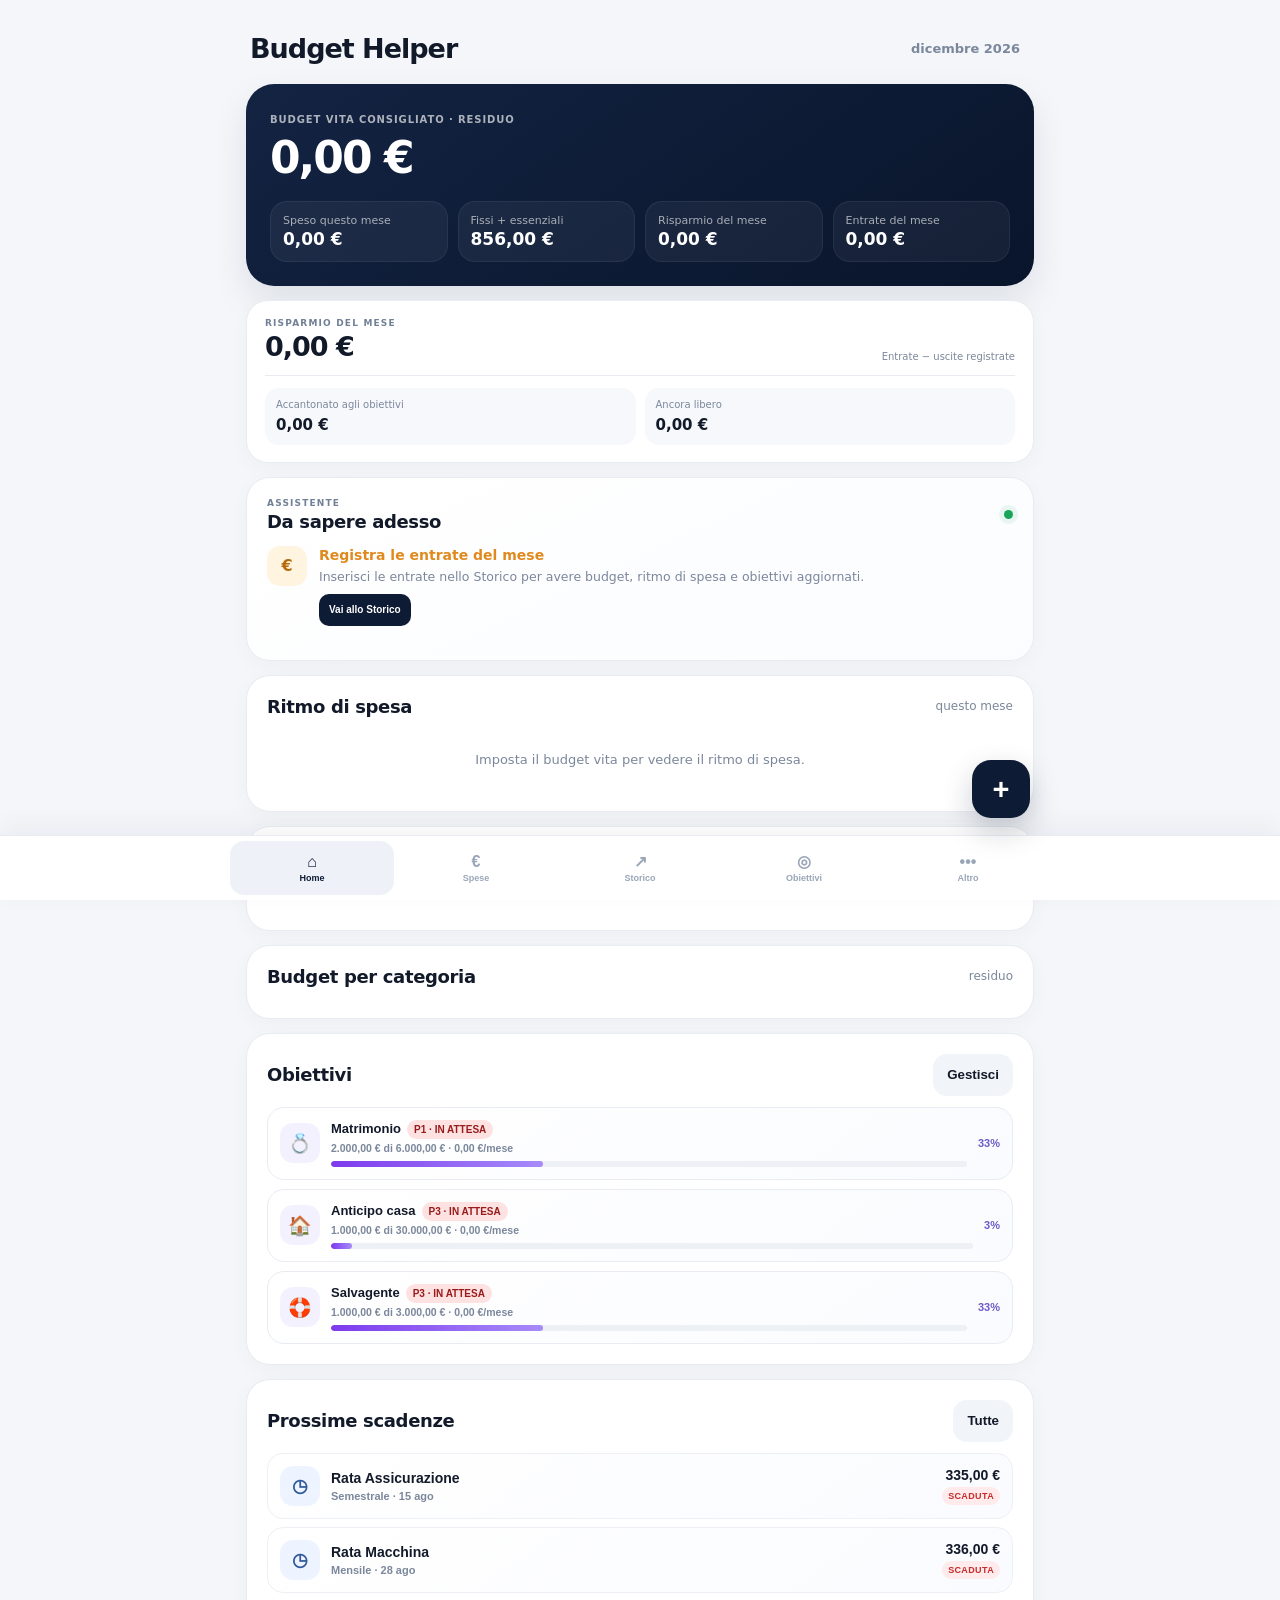
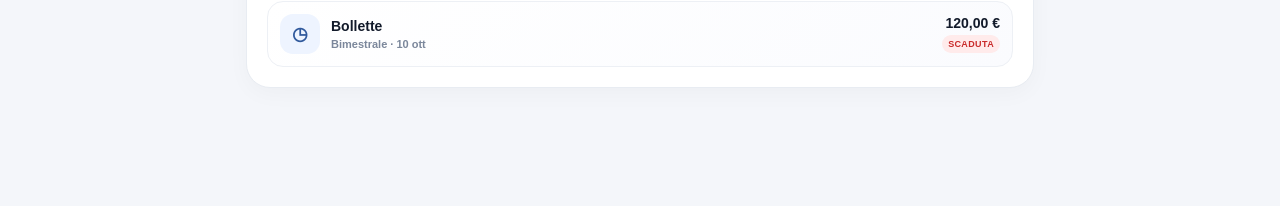
<file: index.html>
<!doctype html><html lang="it"><head><meta charset="utf-8"><meta name="viewport" content="width=device-width,initial-scale=1,viewport-fit=cover"><meta name="theme-color" content="#0f172a"><title>Budget Helper</title><link rel="manifest" href="manifest.json"><link rel="stylesheet" href="styles.css?v=49"></head><body><div class="wrap"><div class="top"><h1>Budget Helper</h1><div id="monthLabel" class="month"></div></div>
<section id="home" class="page on"><div class="hero"><small>DISPONIBILE PER LA VITA QUOTIDIANA</small><div id="lifeLeft" class="big">€0</div><div class="heroGrid"><div class="heroMini"><span>Speso questo mese</span><b id="spentM">€0</b></div><div class="heroMini"><span>Fissi + essenziali</span><b id="fixedM">€0</b></div><div class="heroMini"><span>Risparmio del mese</span><b id="saveM">€0</b></div><div class="heroMini"><span>Entrate del mese</span><b id="homeIncome">€0</b></div></div></div><div class="card assistantCard"><div class="title"><div><span class="eyebrow">ASSISTENTE</span><h2>Da sapere adesso</h2></div><span class="assistantDot"></span></div><div id="smartInsights"></div></div><div class="card"><div class="title"><h2>Ritmo di spesa</h2><span class="muted">questo mese</span></div><div id="spendingPace"></div></div><div class="card"><div class="title"><h2>Budget per categoria</h2><span class="muted">residuo</span></div><div id="budgetRows"></div></div><div class="card"><div class="title"><h2>Obiettivi</h2><button class="ghost" onclick="openTab('goals')">Gestisci</button></div><div id="goalPreview"></div></div><div class="card"><div class="title"><h2>Prossime scadenze</h2><button class="ghost" onclick="openTab('deadlines')">Tutte</button></div><div id="homeDeadlines"></div></div></section>
<section id="expenses" class="page"><div class="card"><div class="title"><h2>Spese di questo mese</h2><div><span id="expenseTotal" class="money"></span> <button onclick="openExpense()">+ Spesa</button></div></div><div id="expenseList"></div></div></section>
<section id="history" class="page"><div class="card"><div class="monthNav"><button class="ghost" onclick="shiftHistory(-1)">‹</button><select id="historyMonth" onchange="setHistoryMonth(this.value)"></select><button class="ghost" onclick="shiftHistory(1)">›</button></div></div><div class="card"><div class="statGrid"><div class="stat"><span>Entrate</span><input id="histIncome" type="number" step=".01" inputmode="decimal" onchange="saveHistoryIncome()"></div><div class="stat"><span>Uscite</span><b id="histOut">€0</b></div><div class="stat"><span>Risparmio</span><b id="histSave">€0</b></div><div class="stat"><span>% risparmio</span><b id="histRate">0%</b></div></div></div><div class="card"><div class="title"><h2>Andamento spese</h2><div id="chartToggle" class="toggle"><button class="on" onclick="switchChart('total',this)">Totale</button><button onclick="switchChart('cats',this)">Categorie</button></div></div><div class="chartWrap"><canvas id="historyChart"></canvas></div></div><div class="card"><div class="title"><h2>Spesa per categoria</h2></div><div id="historyCats"></div></div></section>
<section id="goals" class="page"><div class="card"><div class="split"><div class="stat"><span>Capacità mensile</span><b id="goalCapacity">€0</b></div><div class="stat"><span>Non assegnato</span><b id="goalRemainder">€0</b></div></div></div><div class="card"><div class="title"><h2>Obiettivi di risparmio</h2></div><div id="goalList"></div></div><div class="card"><h2 style="font-size:16px">Nuovo obiettivo</h2><div class="form"><input id="gName" placeholder="Nome, es. Matrimonio"><div class="form2"><input id="gTarget" type="number" placeholder="Target €"><input id="gSaved" type="number" placeholder="Già accantonato €"></div><div class="form2"><input id="gPrio" type="number" min="1" value="1" placeholder="Priorità"><input id="gDate" type="date"></div><button onclick="addGoal()">Aggiungi obiettivo</button></div></div></section>
<section id="deadlines" class="page"><div class="card"><div class="title"><h2>Spese fisse & scadenze</h2><span class="money"><span id="deadlineMonthly"></span>/mese</span></div><div id="deadlineList"></div></div><div class="card"><h2 style="font-size:16px">Nuova scadenza</h2><div class="form"><input id="dlName" placeholder="Voce, es. Assicurazione"><div class="form2"><input id="dlAmount" type="number" step=".01" placeholder="Importo €"><select id="dlFreq"><option>Mensile</option><option>Bimestrale</option><option>Trimestrale</option><option>Semestrale</option><option>Annuale</option></select></div><input id="dlDate" type="date"><button onclick="addDeadline()">Aggiungi scadenza</button></div></div><div class="card"><div class="callout">Quando premi <b>Pagato</b>, la prossima data avanza automaticamente in base alla frequenza. La quota mensile viene usata dal Budget Helper per capire quanto denaro è davvero disponibile.</div></div></section>
<section id="settings" class="page"><div class="card"><div class="title"><h2>Budget e margini</h2></div><div class="callout" style="margin-bottom:8px">Le <b>entrate</b> si registrano esclusivamente nello <b>Storico</b>, mese per mese.</div><div class="setting"><div><div class="name">Budget vita quotidiana</div><div class="meta">Soglia minima di comfort. Se le entrate lo permettono, l’app può consigliarti più margine.</div></div><input id="life" type="number" onchange="saveSettings()"></div><div class="setting"><div><div class="name">Altri costi fissi mensili</div><div class="meta">Oltre alle scadenze ricorrenti</div></div><input id="otherFixed" type="number" onchange="saveSettings()"></div><div class="row"><div><div class="name">Totale fissi mensilizzati</div><div class="meta">Calcolato automaticamente dalle scadenze</div></div><div id="fixedCalc" class="money">€0,00</div></div></div><input id="salary" type="hidden" value="0"><input id="extra" type="hidden" value="0"><div class="card"><div class="title"><h2>Minimi essenziali</h2><span class="muted">protetti prima del risparmio</span></div><div id="essentialSettings"></div></div><div class="card"><div class="title"><h2>Distribuzione budget vita</h2><span class="muted">percentuali</span></div><div id="catSettings"></div></div></section>
<section id="more" class="page"><div class="moreHero"><div class="moreEyebrow">STRUMENTI</div><h2>Tutto il resto, in un posto solo</h2><p>Scadenze, analisi e impostazioni restano a portata di mano senza affollare la barra principale.</p></div><div class="actionGrid"><button class="actionCard" onclick="openTab('deadlines')"><span class="actionIcon">◷</span><strong>Scadenze</strong><small>Rate, bollo, assicurazione e bollette</small></button><button class="actionCard" onclick="openTab('analytics')"><span class="actionIcon">▥</span><strong>Analisi</strong><small>Riepilogo annuale e medie storiche</small></button><button class="actionCard" onclick="openTab('settings')"><span class="actionIcon">⚙</span><strong>Impostazioni</strong><small>Budget, minimi e backup dati</small></button></div></section></div>
<button class="quick" onclick="openExpense()">+</button><div id="sheetBack" class="sheetBack" onclick="if(event.target===this)closeExpense()"><div class="sheet"><h2>Nuova spesa</h2><div class="form"><input id="exAmt" type="number" inputmode="decimal" step=".01" placeholder="Importo €"><select id="exCat"></select><input id="exDesc" placeholder="Nota opzionale"><div class="sheetActions"><button class="ghost" onclick="closeExpense()">Annulla</button><button onclick="addExpense()">Salva spesa</button></div></div></div></div>
<nav class="tabs"><div><button class="on" data-tab="home" onclick="tab('home',this)"><b>⌂</b>Home</button><button data-tab="expenses" onclick="tab('expenses',this)"><b>€</b>Spese</button><button data-tab="history" onclick="tab('history',this)"><b>↗</b>Storico</button><button data-tab="goals" onclick="tab('goals',this)"><b>◎</b>Obiettivi</button><button data-tab="more" onclick="tab('more',this)"><b>•••</b>Altro</button></div></nav><script src="app.js?v=49"></script><script src="excel-data.js?v=49"></script><script src="monthly-income-v1.js?v=49"></script><script src="insights-v1.js?v=49"></script><script src="home-goals-preview-v1.js?v=49"></script><script src="home-deadlines-preview-v1.js?v=49"></script><script src="settings-fixed-total-v1.js?v=49"></script><script src="forecast-v1.js?v=49"></script><script src="home-savings-v1.js?v=49"></script><script src="smart-allocation-v1.js?v=49"></script><script src="goals-render-fix-v1.js?v=49"></script><script>if('serviceWorker'in navigator)navigator.serviceWorker.register('./sw.js?v=49')</script></body></html>
</file>
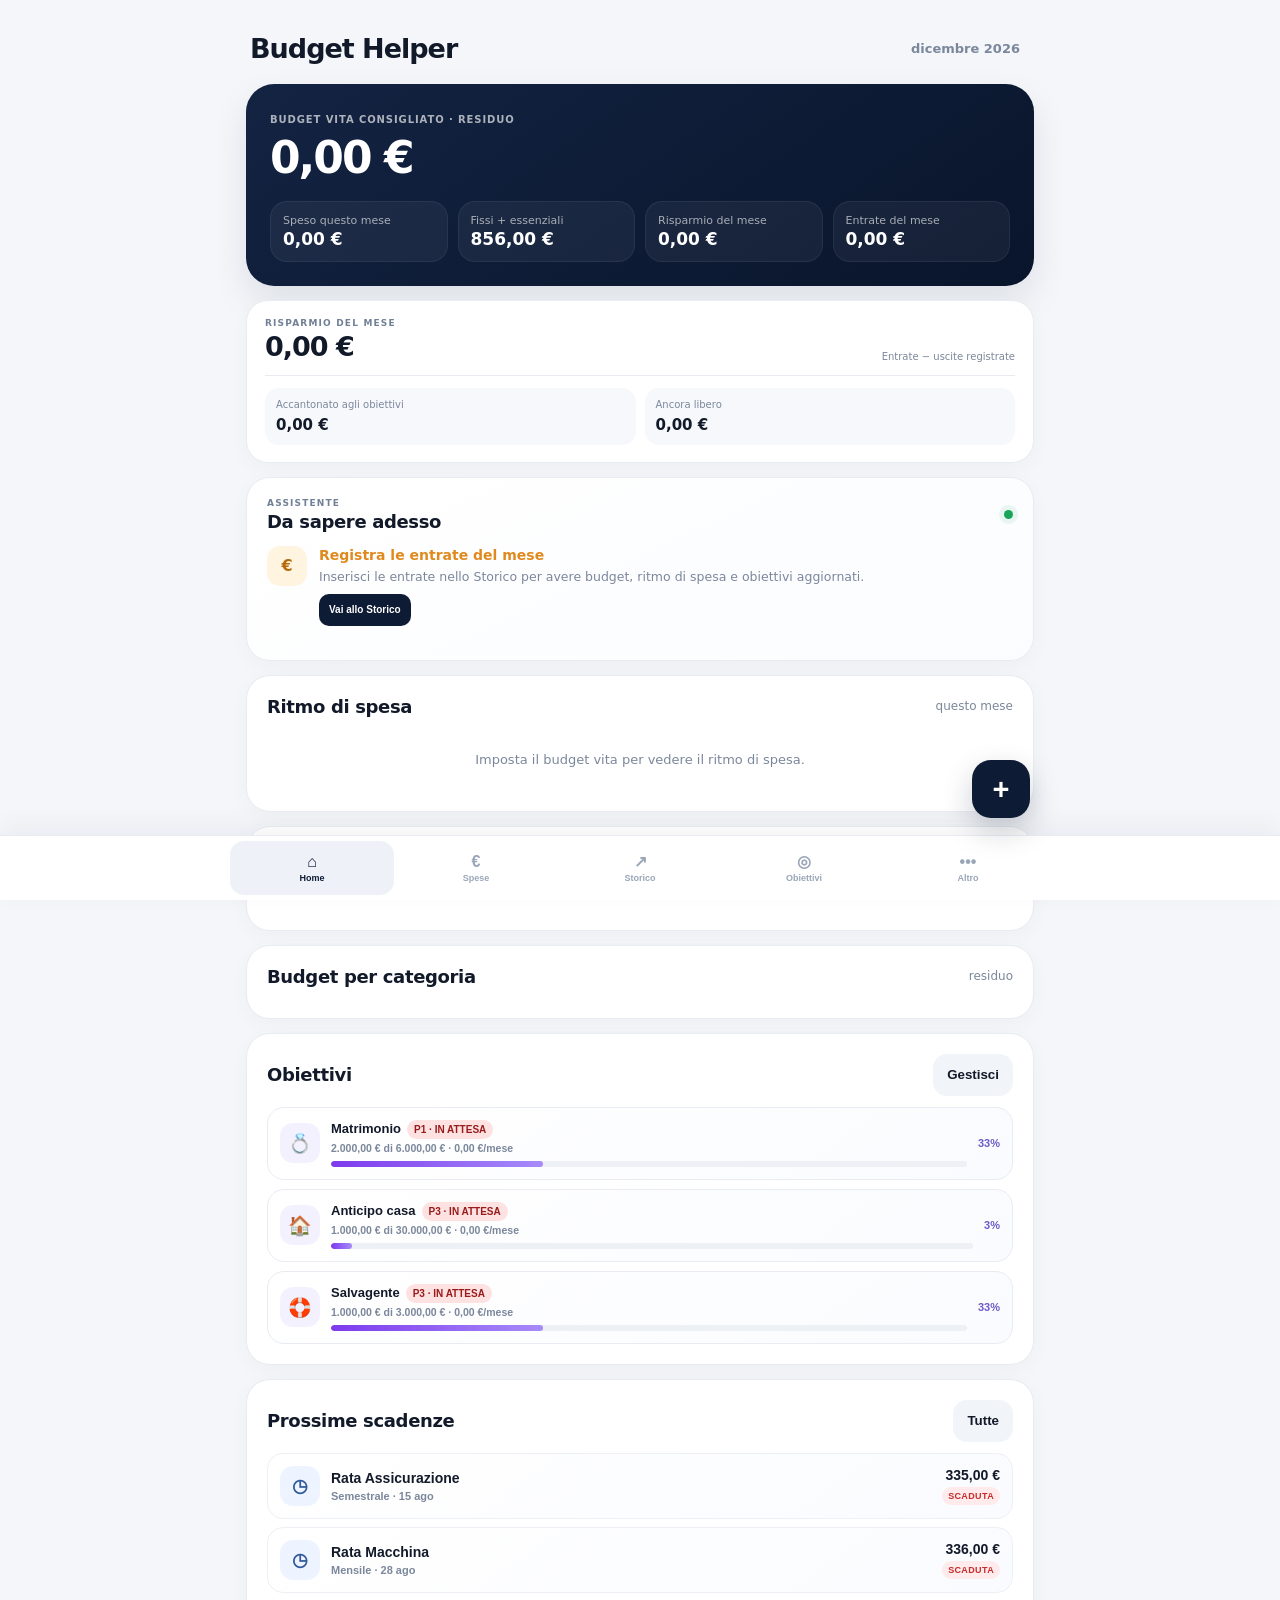
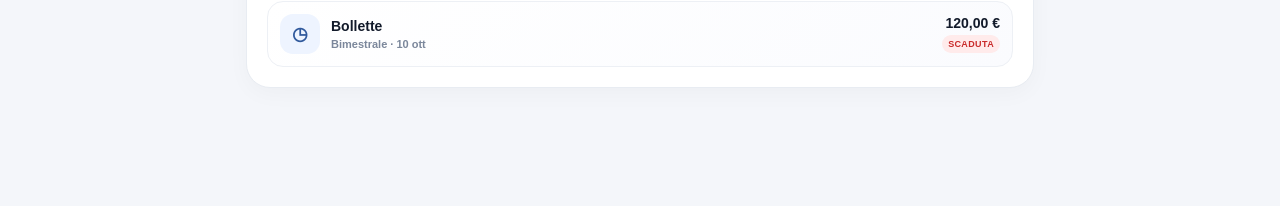
<file: reset.html>
<!doctype html><html lang="it"><head><meta charset="utf-8"><meta name="viewport" content="width=device-width,initial-scale=1"><meta name="theme-color" content="#0f172a"><title>Reset Budget Helper</title><style>body{margin:0;font-family:system-ui,-apple-system,sans-serif;background:#f5f7fb;color:#0f172a;display:grid;place-items:center;min-height:100vh}.card{width:min(420px,calc(100% - 40px));background:white;border:1px solid #e5e7eb;border-radius:24px;padding:28px;box-shadow:0 18px 50px #0f172a12;text-align:center}.spin{width:34px;height:34px;border:4px solid #e5e7eb;border-top-color:#0f172a;border-radius:50%;margin:0 auto 18px;animation:s .8s linear infinite}@keyframes s{to{transform:rotate(360deg)}}h1{font-size:22px;margin:0 0 8px}p{color:#64748b;font-size:14px;line-height:1.5}</style></head><body><div class="card"><div class="spin"></div><h1>Sto aggiornando Budget Helper</h1><p id="msg">Rimuovo la vecchia cache e riapro l'app aggiornata…</p></div><script>(async()=>{try{if('serviceWorker'in navigator){const regs=await navigator.serviceWorker.getRegistrations();await Promise.all(regs.map(r=>r.unregister()))}if('caches'in window){const keys=await caches.keys();await Promise.all(keys.map(k=>caches.delete(k)))}localStorage.setItem('budgetHelperLastCacheReset',new Date().toISOString());document.getElementById('msg').textContent='Cache rimossa. Riapro la versione aggiornata…';setTimeout(()=>location.replace('./?fresh=41-'+Date.now()),700)}catch(e){document.getElementById('msg').textContent='Reset completato parzialmente. Riapro comunque l’app…';setTimeout(()=>location.replace('./?fresh=41-'+Date.now()),1000)}})();</script></body></html>
</file>
<file: styles.css>
:root{--bg:#f4f6fa;--card:#fff;--ink:#121a2a;--muted:#7b879b;--line:#e8ecf2;--green:#18a558;--amber:#e08a1e;--red:#df3535;--soft:#f6f8fb;--nav:#0d1b35;--accent:#2563eb}*{box-sizing:border-box;-webkit-tap-highlight-color:transparent}html,body{background:var(--bg)}body{margin:0;color:var(--ink);font-family:Inter,system-ui,-apple-system,BlinkMacSystemFont,"Segoe UI",sans-serif;font-size:16px}.wrap{max-width:820px;margin:auto;padding:18px 16px 104px}.top{display:grid;grid-template-columns:1fr auto auto;gap:10px;align-items:center;margin:5px 4px 20px}.top h1{font-size:27px;letter-spacing:-1px;margin:0;font-weight:850}.month{font-size:13px;color:var(--muted);font-weight:750}.hero{background:linear-gradient(145deg,#132342,#09152b);color:#fff;border-radius:28px;padding:24px;margin-bottom:16px;box-shadow:0 16px 36px #0f172a18}.hero small{opacity:.65;font-size:10px;letter-spacing:.09em;font-weight:800}.hero .big{font-size:44px;font-weight:880;letter-spacing:-2px;margin:5px 0 18px}.heroGrid{display:grid;grid-template-columns:1fr 1fr;gap:10px}.heroMini{background:#ffffff0d;border:1px solid #ffffff10;border-radius:17px;padding:12px}.heroMini span{display:block;font-size:11px;opacity:.62;margin-bottom:2px}.heroMini b{font-size:17px}.card{background:var(--card);border:1px solid var(--line);border-radius:24px;padding:20px;margin-bottom:14px;box-shadow:0 6px 22px #10182808}.title{display:flex;justify-content:space-between;align-items:center;gap:10px;margin-bottom:11px}.title h2,.card>h2{font-size:18px;letter-spacing:-.35px;margin:0}.muted{font-size:12px;color:var(--muted)}.row{display:flex;align-items:center;justify-content:space-between;gap:12px;padding:15px 0;border-top:1px solid var(--line)}.row:first-child{border-top:0}.grow{flex:1;min-width:0}.name{font-size:15px;font-weight:780;line-height:1.3}.meta{font-size:12.5px;color:var(--muted);margin-top:5px;line-height:1.4}.money{font-weight:840;white-space:nowrap;font-size:16px}.bar{height:7px;background:#edf0f5;border-radius:99px;overflow:hidden;margin-top:9px}.bar i{display:block;height:100%;background:var(--nav);border-radius:99px}.bar i.warnbar{background:var(--amber)}.bar i.badbar{background:var(--red)}.pill{display:inline-block;font-size:10px;font-weight:800;padding:4px 7px;border-radius:99px;background:#f1f5f9;color:#475569}.pill.good{background:#dcfce7;color:#166534}.pill.warn{background:#fef3c7;color:#92400e}.pill.bad{background:#fee2e2;color:#991b1b}.hint{padding:15px 16px;background:var(--soft);border-radius:17px;font-size:13.5px;line-height:1.55}.good{color:var(--green)}.warn{color:var(--amber)}.bad{color:var(--red)}button{border:0;background:var(--nav);color:#fff;border-radius:14px;padding:10px 14px;font-weight:800;min-height:42px}button:active{transform:scale(.97)}.ghost{background:#f1f4f8;color:var(--ink)}.danger{background:#fee2e2;color:#991b1b}input,select{font:inherit;border:1px solid #dce2ea;border-radius:14px;padding:12px;background:#fff;width:100%;min-height:46px;outline:none}.form{display:grid;gap:11px}.form2{display:grid;grid-template-columns:1fr 1fr;gap:10px}.form3{display:grid;grid-template-columns:2fr 1fr 1fr;gap:10px}.quick{position:fixed;right:20px;bottom:82px;width:58px;height:58px;border-radius:19px;font-size:29px;padding:0;box-shadow:0 12px 30px #0f172a35;z-index:6}.sheetBack{display:none;position:fixed;inset:0;background:#0f172a99;z-index:10;backdrop-filter:blur(3px)}.sheetBack.on{display:block}.sheet{position:absolute;left:0;right:0;bottom:0;background:#fff;border-radius:28px 28px 0 0;padding:24px 20px calc(22px + env(safe-area-inset-bottom));max-width:820px;margin:auto;max-height:88vh;overflow:auto}.sheet h2{margin:0 0 18px;font-size:22px}.sheetActions{display:grid;grid-template-columns:1fr 2fr;gap:9px;margin-top:12px}.page{display:none}.page.on{display:block}.tabs{position:fixed;bottom:0;left:0;right:0;background:#fffffff7;backdrop-filter:blur(20px);border-top:1px solid var(--line);z-index:5;padding:5px 6px calc(5px + env(safe-area-inset-bottom));box-shadow:0 -8px 30px #0f172a0c}.tabs>div{max-width:820px;margin:auto;display:grid!important;grid-template-columns:repeat(5,minmax(0,1fr))!important;width:100%;align-items:center}.tabs button{display:flex;flex-direction:column;align-items:center;justify-content:center;background:transparent;color:#9aa6b8;border-radius:14px;padding:6px 0 5px;font-size:9px;line-height:1.05;width:100%;min-width:0;min-height:54px;overflow:hidden;white-space:nowrap}.tabs button.on{color:var(--nav);background:#eef2f8}.tabs b{display:block;font-size:16px;line-height:18px;margin-bottom:3px}.setting{display:grid;grid-template-columns:minmax(0,1fr) 112px;gap:10px;align-items:center;padding:12px 0;border-top:1px solid var(--line)}.setting:first-child{border:0}.statGrid{display:grid;grid-template-columns:1fr 1fr;gap:10px}.stat{background:var(--soft);border-radius:17px;padding:14px;min-width:0}.stat span{display:block;color:var(--muted);font-size:11px;font-weight:750}.stat b{font-size:20px;display:block;margin-top:4px;letter-spacing:-.4px}.stat input{margin-top:4px}.monthNav{display:grid;grid-template-columns:44px minmax(0,1fr) 44px;gap:9px;align-items:center}.monthNav button{padding:7px}.monthNav select{text-align:center;font-weight:800;font-size:16px}.chartWrap{height:210px;position:relative;overflow:hidden;background:linear-gradient(180deg,#fff,#fafbfd);border-radius:15px}.chartWrap canvas{display:block;width:100%!important;height:100%!important}.deadlineActions{display:flex;gap:6px;align-items:center;flex-shrink:0}.deadlineActions button{padding:6px 8px;font-size:10px;min-height:34px}.empty{padding:24px 0;color:var(--muted);font-size:13px;text-align:center}.split{display:grid;grid-template-columns:1fr 1fr;gap:10px}.callout{border-left:4px solid var(--nav);background:var(--soft);padding:14px;border-radius:13px;font-size:13px;line-height:1.5}.toggle{display:flex;gap:3px;background:#f1f4f8;border-radius:12px;padding:3px}.toggle button{background:transparent;color:var(--muted);padding:6px 9px;font-size:10px;min-height:30px}.toggle button.on{background:#fff;color:var(--ink);box-shadow:0 1px 3px #0000000f}.analysis-grid{display:grid;gap:13px}.analysis-grid .card{margin-bottom:0}#expenses .card{padding:0;overflow:hidden}#expenses .title{padding:20px 20px 12px;margin:0;border-bottom:1px solid var(--line)}#expenses #expenseList{padding:0 20px 4px}#expenses .row{padding:16px 0}#expenses .meta{display:flex;align-items:center;gap:6px}#expenses .meta:before{content:'•';color:#c3cad5}#expenses .deadlineActions .ghost{width:34px;height:34px;border-radius:50%;padding:0;min-height:34px}.moreHero{background:linear-gradient(145deg,#ffffff,#f7f9fc);border:1px solid var(--line);border-radius:26px;padding:22px;margin-bottom:14px}.moreHero h2{font-size:24px;letter-spacing:-.7px;margin:5px 0 8px}.moreHero p{font-size:13px;line-height:1.5;color:var(--muted);margin:0}.moreEyebrow{font-size:10px;font-weight:850;letter-spacing:.11em;color:var(--muted)}.actionGrid{display:grid;gap:12px}.actionCard{background:#fff;color:var(--ink);border:1px solid var(--line);border-radius:22px;text-align:left;padding:18px;display:grid;grid-template-columns:46px 1fr;column-gap:12px;align-items:center;box-shadow:0 5px 18px #10182806}.actionCard .actionIcon{grid-row:1/3;width:46px;height:46px;border-radius:15px;background:#eef2f8;display:grid;place-items:center;font-size:21px;color:var(--nav)}.actionCard strong{font-size:16px}.actionCard small{font-size:12px;color:var(--muted);font-weight:500;line-height:1.35}.actionCard:active{transform:scale(.985)}.eyebrow{display:block;font-size:9px;font-weight:900;letter-spacing:.13em;color:#718096;margin-bottom:3px}.assistantCard{background:linear-gradient(155deg,#fff,#fbfcff)}.assistantDot{width:9px;height:9px;border-radius:50%;background:var(--green);box-shadow:0 0 0 5px #18a55816}.insight{display:grid;grid-template-columns:40px 1fr;gap:12px;padding:14px 0;border-top:1px solid var(--line)}.insight:first-child{border-top:0;padding-top:3px}.insightIcon{width:40px;height:40px;border-radius:13px;background:#eef2f8;display:grid;place-items:center;font-weight:900;color:var(--nav)}.insight.good .insightIcon{background:#e8f8ef;color:#16834a}.insight.warn .insightIcon{background:#fff4df;color:#b66a0d}.insight.bad .insightIcon{background:#ffebeb;color:#c92b2b}.insightBody strong{display:block;font-size:14px;line-height:1.3}.insightBody p{font-size:12.5px;color:var(--muted);line-height:1.45;margin:4px 0 0}.insightAction{margin-top:8px;min-height:32px;padding:6px 10px;font-size:10px;border-radius:10px}.paceTop{display:grid;grid-template-columns:repeat(3,1fr);gap:8px;margin-bottom:16px}.paceTop>div{background:var(--soft);border-radius:15px;padding:12px}.paceTop span{display:block;font-size:10px;color:var(--muted);font-weight:750;margin-bottom:3px}.paceTop b{font-size:16px}.paceTrack{height:10px;background:#edf0f5;border-radius:99px;position:relative;margin:5px 2px 8px}.paceTrack i{display:block;height:100%;background:var(--nav);border-radius:99px}.paceTrack em{position:absolute;top:-4px;width:2px;height:18px;background:var(--amber);border-radius:2px}.paceLegend{display:flex;justify-content:space-between;gap:10px;color:var(--muted);font-size:10px}.paceLegend span:last-child{text-align:right}@media(max-width:480px){.wrap{padding:18px 20px 94px}.top{margin-bottom:19px}.top h1{font-size:25px}.hero{padding:22px;border-radius:26px}.hero .big{font-size:41px}.card{padding:18px;border-radius:22px}.row{gap:9px}.form3{grid-template-columns:1fr}.chartWrap{height:200px}.quick{bottom:73px;right:18px}.tabs{padding-left:4px;padding-right:4px}.tabs button{font-size:8.5px}.tabs b{font-size:15px}#expenses .title{padding:18px 18px 12px}#expenses #expenseList{padding:0 18px 3px}.paceTop{gap:6px}.paceTop>div{padding:10px}.paceTop b{font-size:14px}}@media(min-width:650px){.wrap{padding-top:28px}.quick{right:calc(50% - 390px)}.statGrid{grid-template-columns:repeat(4,1fr)}.heroGrid{grid-template-columns:repeat(4,1fr)}.actionGrid{grid-template-columns:repeat(3,1fr)}.actionCard{display:block}.actionCard .actionIcon{margin-bottom:12px}}
</file>
